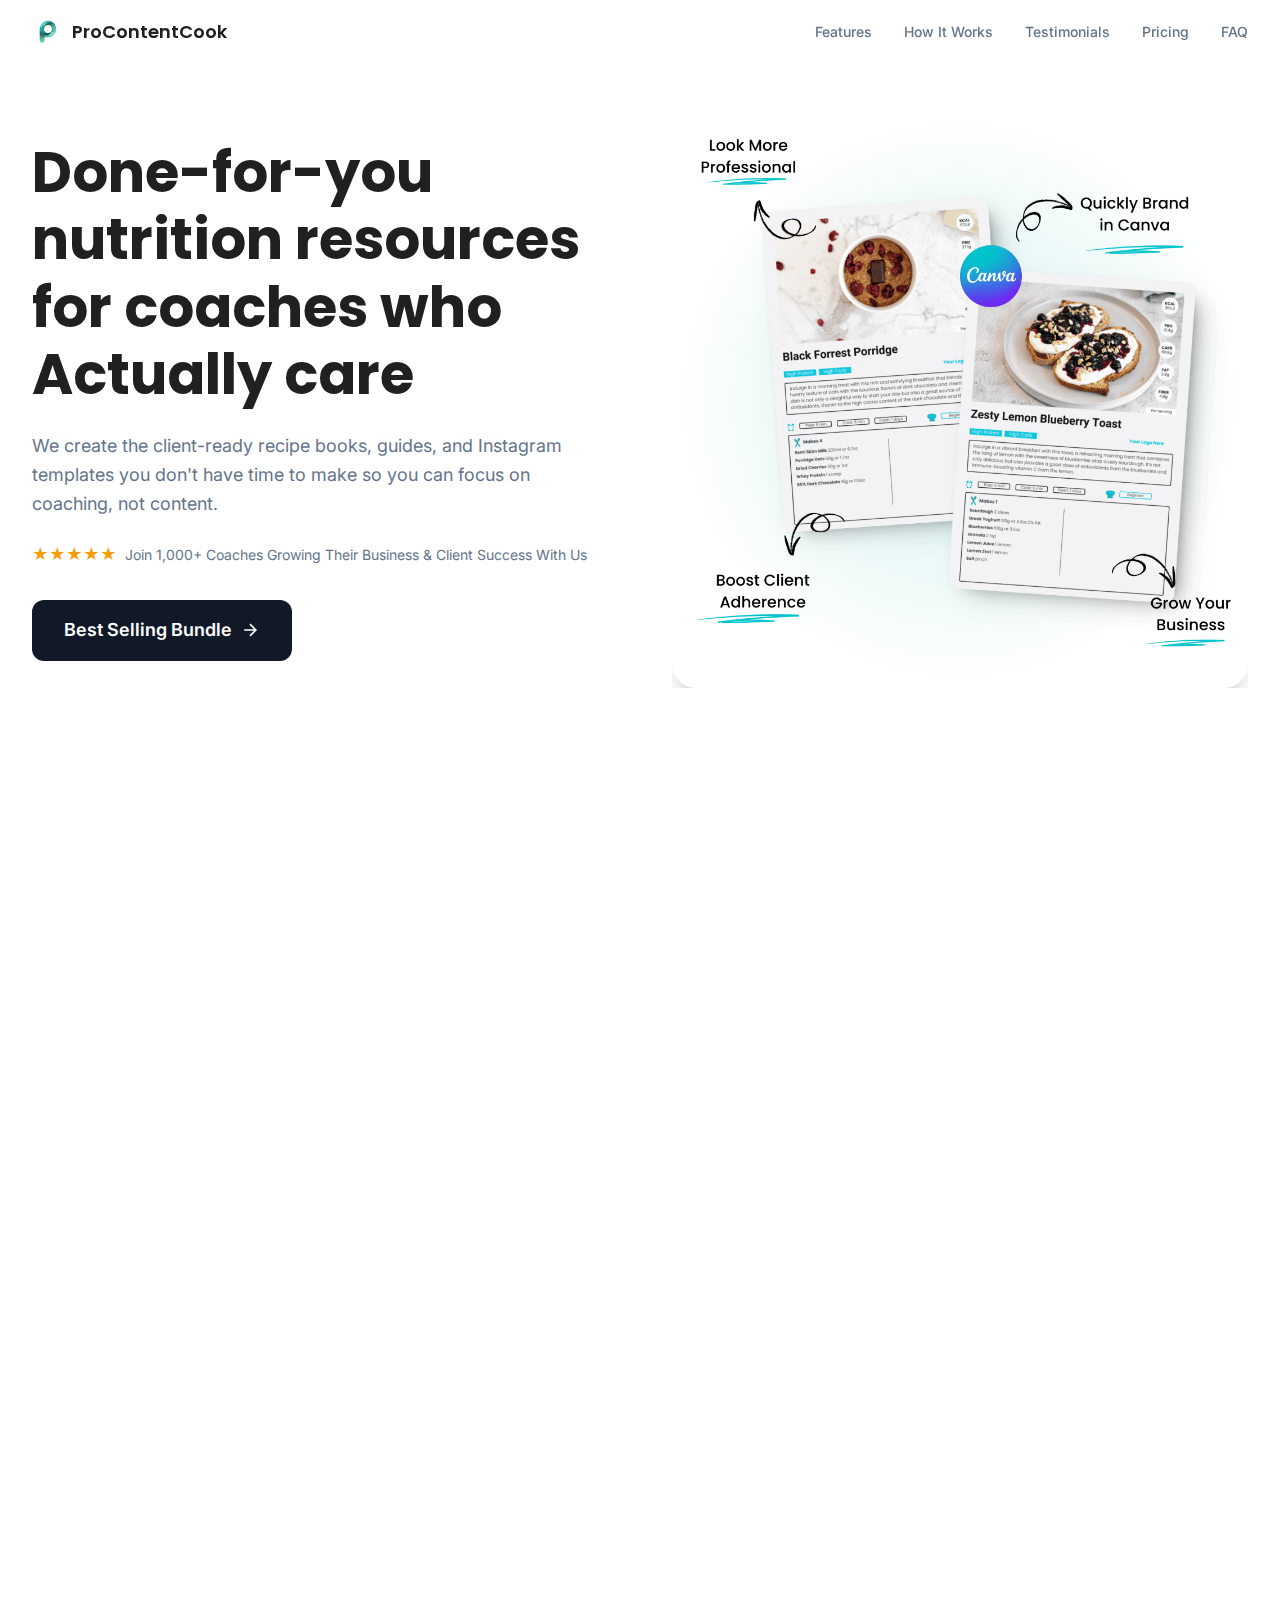
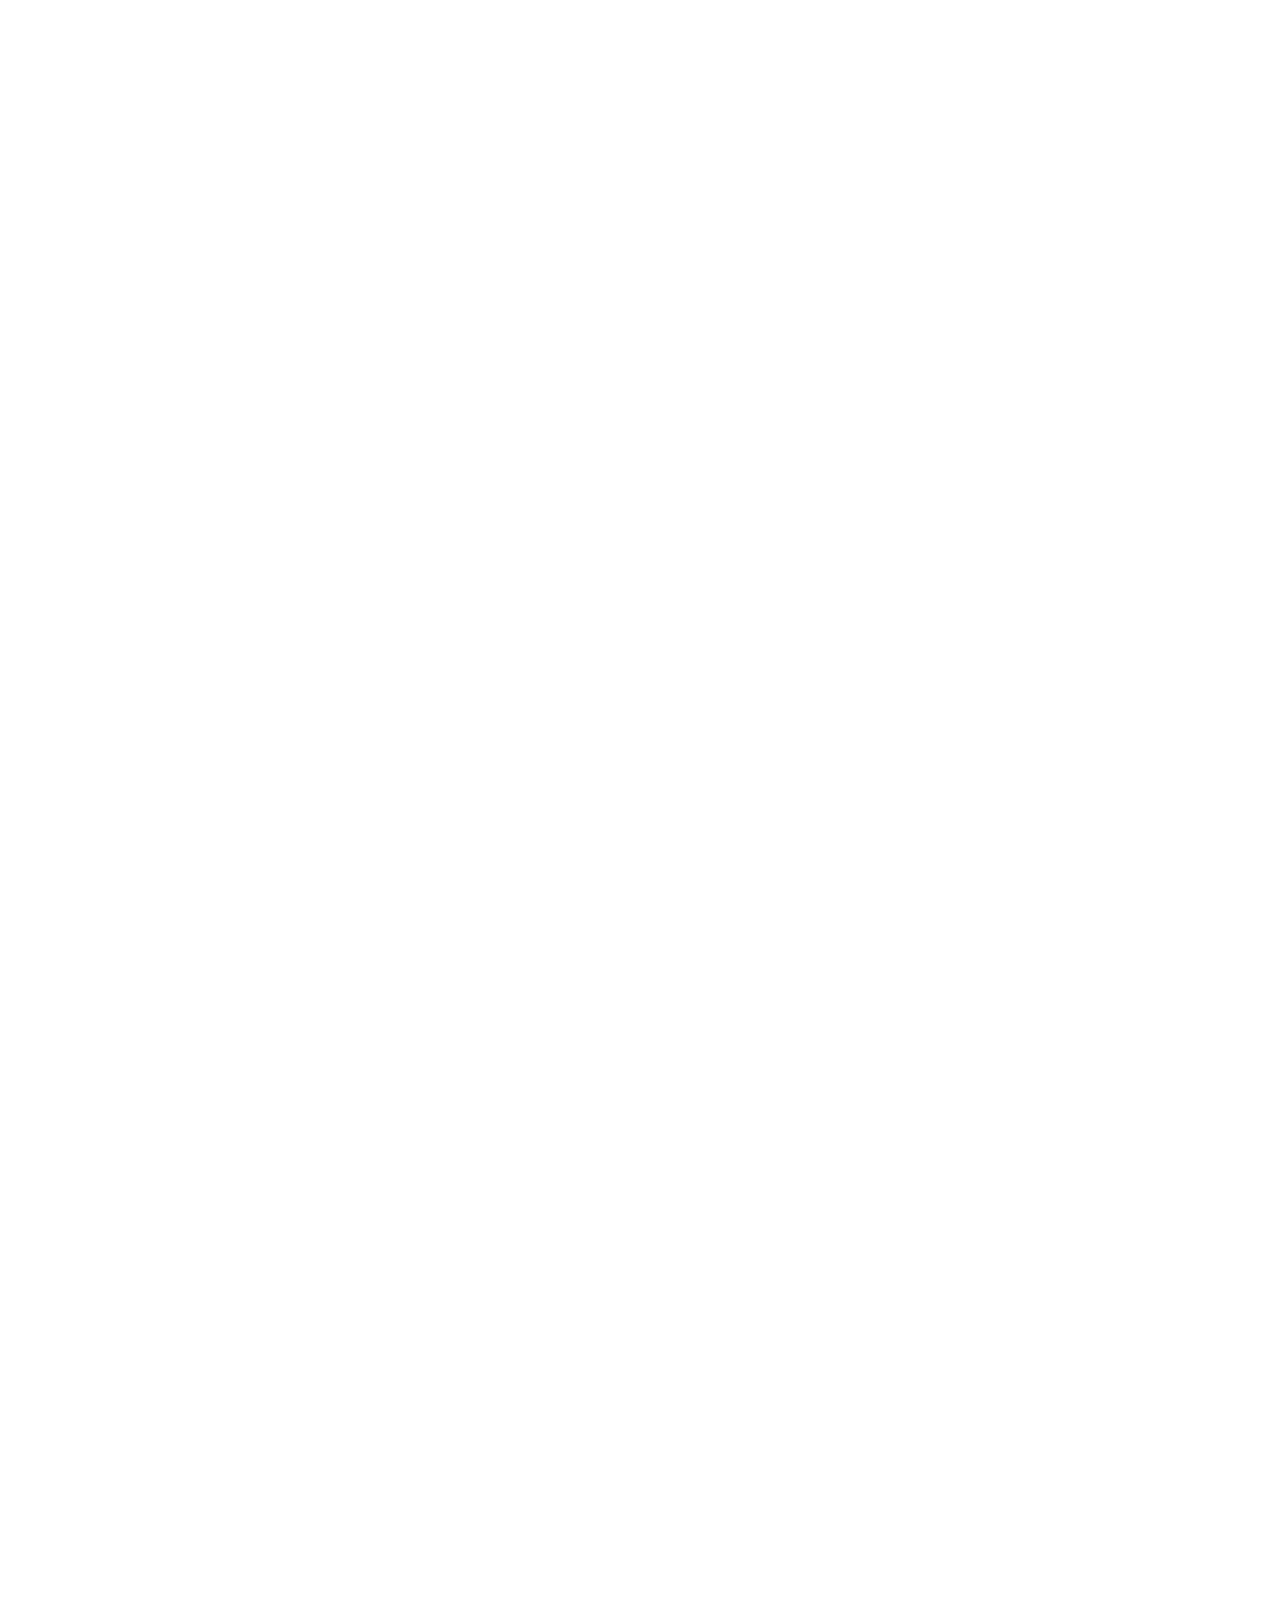
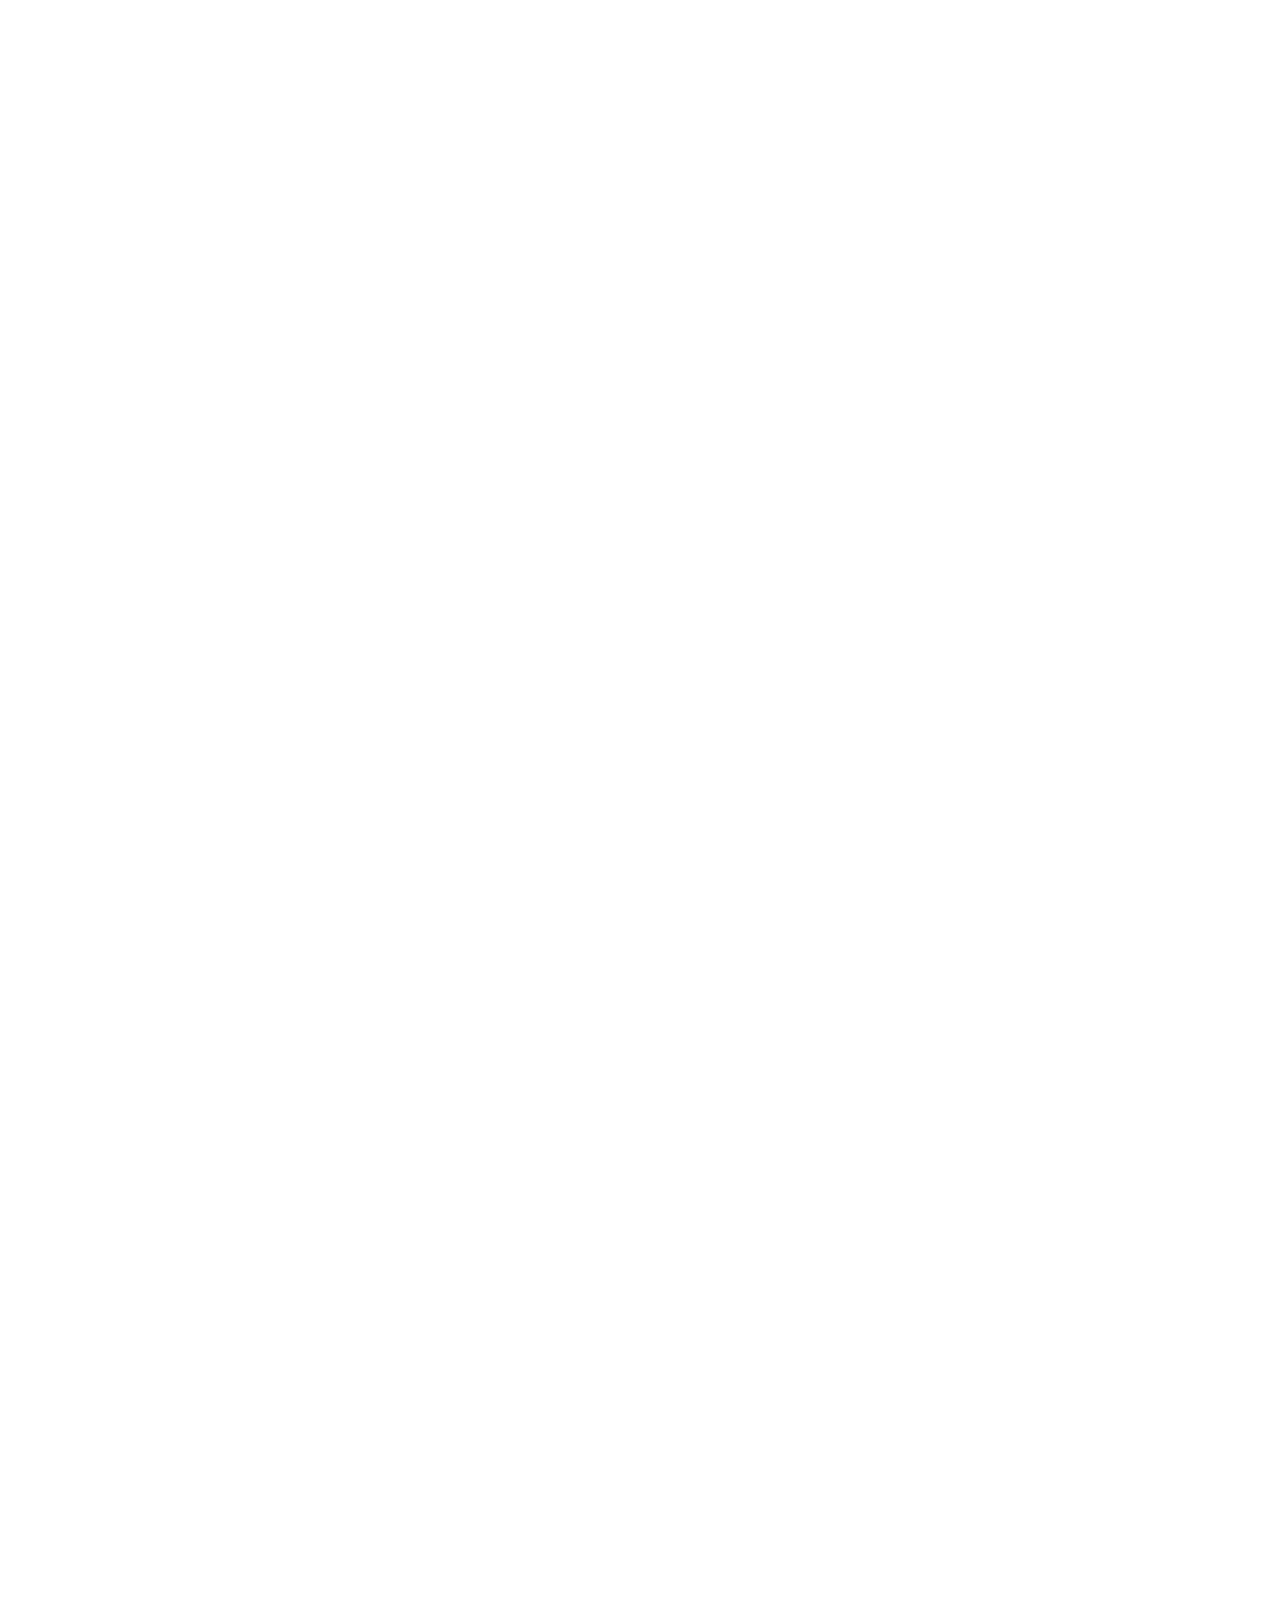
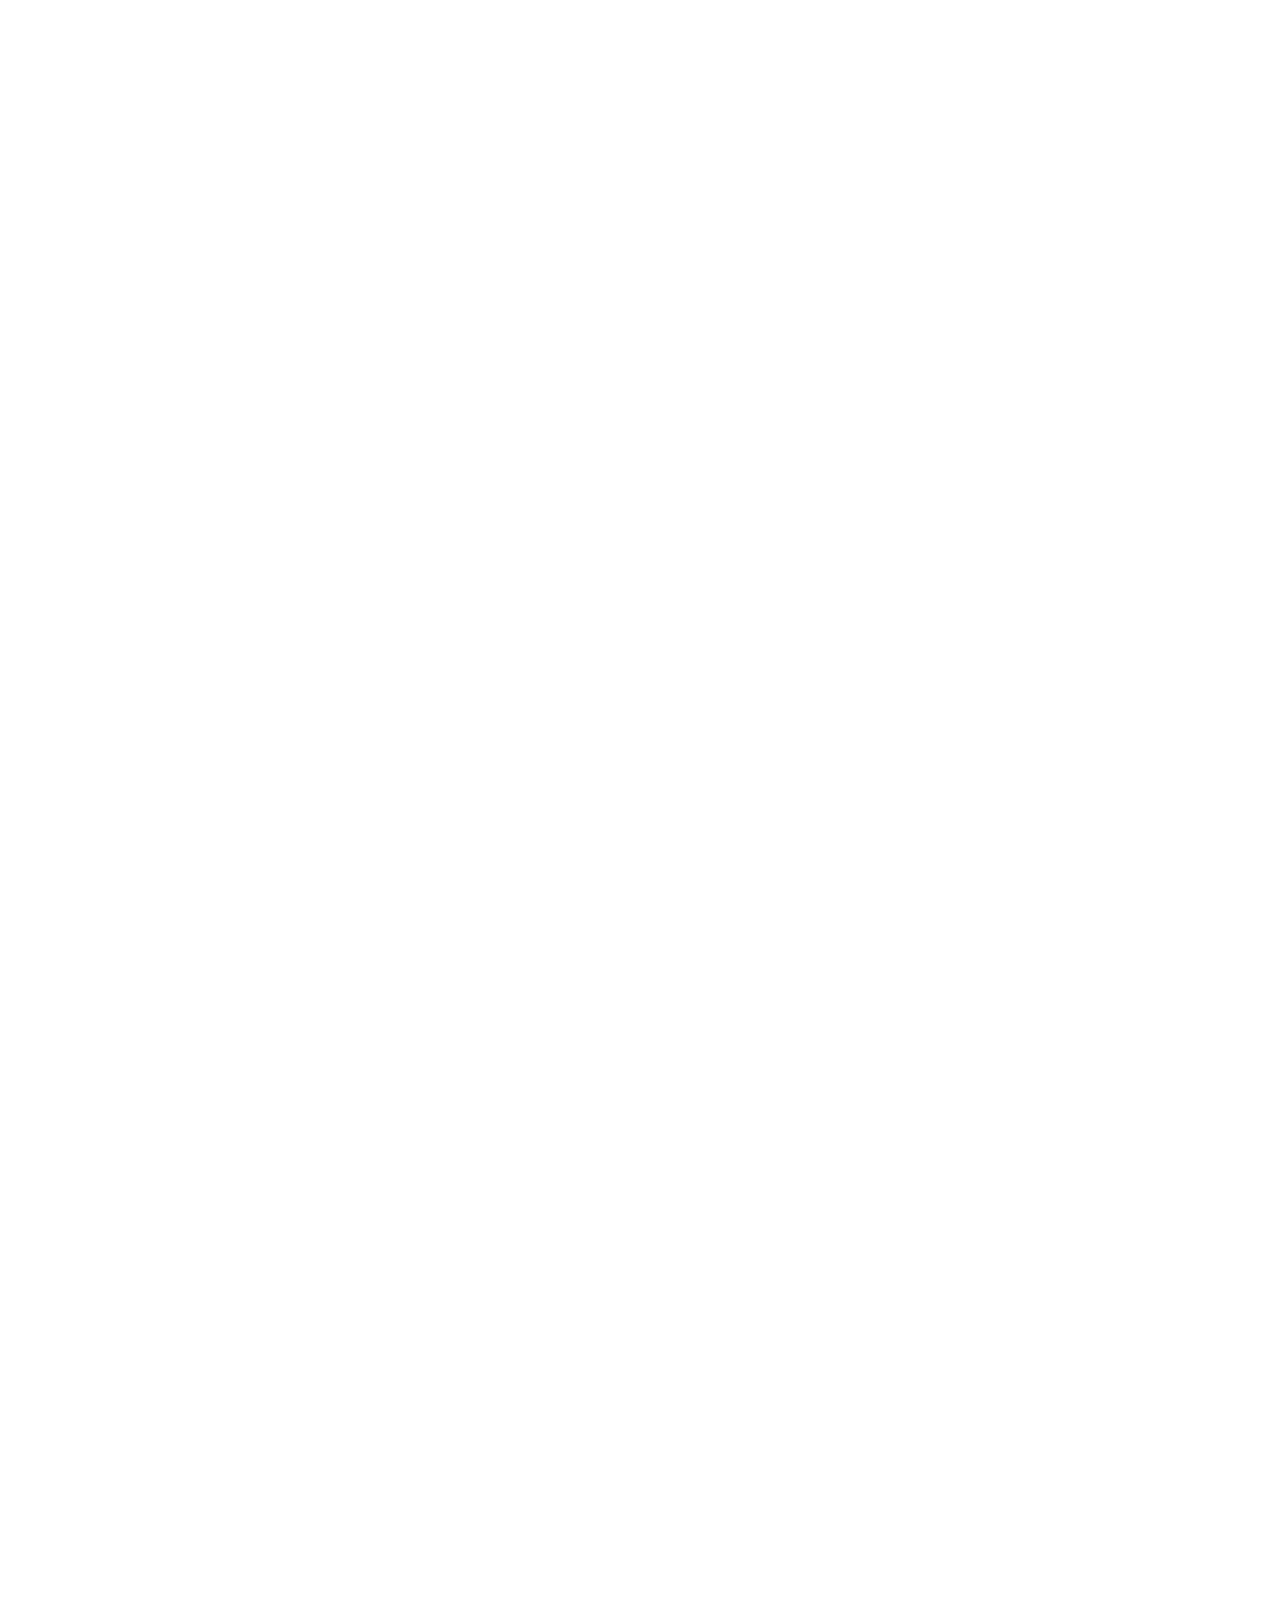
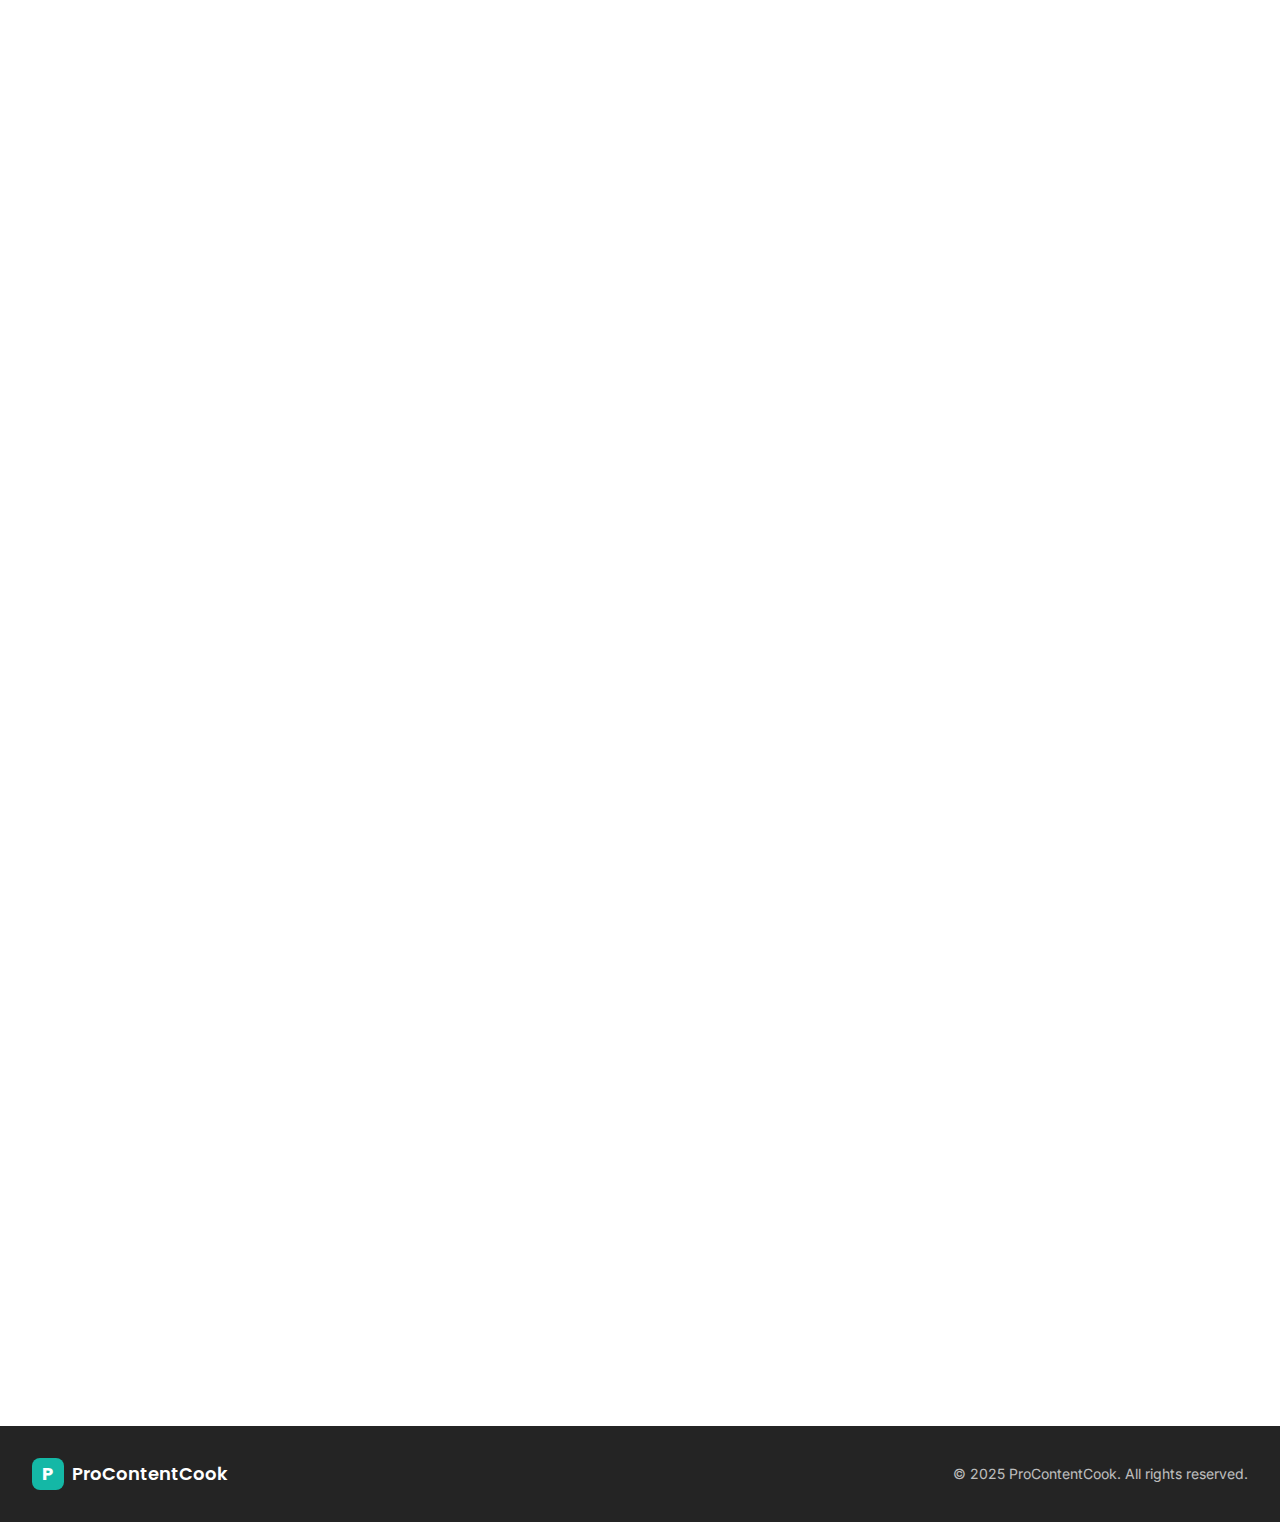
<file: index.html>
<!DOCTYPE html>
<html lang="en">

<head>
    <meta charset="UTF-8">
    <meta name="viewport" content="width=device-width, initial-scale=1.0">
    <title>ProContentCook - Done-For-You Nutrition Resources for Coaches</title>
    <meta name="description"
        content="Professional recipe books, e-guides, and nutrition resources for coaches. Fully customizable in Canva. Save hours of content creation.">
    <link rel="preconnect" href="https://fonts.googleapis.com">
    <link rel="preconnect" href="https://fonts.gstatic.com" crossorigin>
    <link
        href="https://fonts.googleapis.com/css2?family=Inter:wght@400;500;600;700&family=Poppins:wght@600;700&display=swap"
        rel="stylesheet">
    <link rel="stylesheet" href="styles.css">
</head>

<body>
    <!-- Header -->
    <header class="header" id="header">
        <div class="container header-content">
            <a href="#" class="logo">

                <img src="images/logoico.png" alt="Recipe book preview" class="logo-icon">
                <span class="logo-text">ProContentCook</span>
            </a>

            <nav class="nav-desktop">
                <a href="#features" class="nav-link">Features</a>
                <a href="#how-it-works" class="nav-link">How It Works</a>
                <a href="#testimonials" class="nav-link">Testimonials</a>
                <a href="#pricing" class="nav-link">Pricing</a>
                <a href="#faq" class="nav-link">FAQ</a>
            </nav>

            <button class="menu-toggle" id="menuToggle" aria-label="Toggle menu">
                <svg class="menu-icon" viewBox="0 0 24 24" fill="none" stroke="currentColor" stroke-width="2">
                    <line x1="3" y1="6" x2="21" y2="6"></line>
                    <line x1="3" y1="12" x2="21" y2="12"></line>
                    <line x1="3" y1="18" x2="21" y2="18"></line>
                </svg>
                <svg class="close-icon hidden" viewBox="0 0 24 24" fill="none" stroke="currentColor" stroke-width="2">
                    <line x1="18" y1="6" x2="6" y2="18"></line>
                    <line x1="6" y1="6" x2="18" y2="18"></line>
                </svg>
            </button>
        </div>

        <nav class="nav-mobile hidden" id="mobileNav">
            <a href="#features" class="nav-link-mobile">Features</a>
            <a href="#how-it-works" class="nav-link-mobile">How It Works</a>
            <a href="#testimonials" class="nav-link-mobile">Testimonials</a>
            <a href="#pricing" class="nav-link-mobile">Pricing</a>
            <a href="#faq" class="nav-link-mobile">FAQ</a>
        </nav>
    </header>

    <!-- Hero Section -->
    <section class="hero">
        <div class="container hero-grid">
            <div class="hero-content">
                <h1 class="hero-title">
                    Done-for-you nutrition
                    resources for coaches
                    who Actually care
                </h1>


                <p class="hero-description">
                    We create the client-ready recipe books, guides, and Instagram templates you don't have time to make
                    so you can focus on coaching, not content.
                </p>

                <div class="hero-proof">
                    <div class="stars">★★★★★</div>
                    <span class="proof-text">Join 1,000+ Coaches Growing Their Business & Client Success With Us</span>
                </div>

                <a href="#pricing" class="btn btn-primary btn-lg btn-highlight">
                    Best Selling Bundle
                    <svg class="btn-icon" viewBox="0 0 24 24" fill="none" stroke="currentColor" stroke-width="2">
                        <path d="M5 12h14M12 5l7 7-7 7" />
                    </svg>
                </a>
            </div>

            <div class="hero-image-wrapper">
                <div class="hero-image-glow"></div>
                <img src="images/hero-product.webp" alt="Recipe book preview" class="hero-image">
            </div>
        </div>
    </section>

    <!-- Client Benefits -->
    <section class="benefits" id="features">
        <div class="container">
            <div class="section-header">
                <h2 class="section-title">
                    Help Your Clients Eat Better Without Spending Hours in the Kitchen (or Canva)
                </h2>
                <p class="section-description">
                    Our Recipe Book Bundle gives your clients exactly what they need —
                    simple, delicious meals while saving you from content creation burnout.
                </p>
            </div>

            <div class="benefits-grid">
                <div class="benefits-cards">
                    <div class="benefit-card">
                        <div class="benefit-problem">
                            <span class="icon-x">✕</span>
                            <span>Spending hours writing and formatting recipes?</span>
                        </div>
                        <div class="benefit-solution">
                            <span class="icon-check">✓</span>
                            <span>With the Recipe Book Bundle, you get done-for-you, nutritionist-created recipes you
                                can brand and deliver instantly — no writing required.

                            </span>
                        </div>
                    </div>

                    <div class="benefit-card">
                        <div class="benefit-problem">
                            <span class="icon-x">✕</span>
                            <span>Clients asking for meal ideas you don’t have time to create?</span>
                        </div>
                        <div class="benefit-solution">
                            <span class="icon-check">✓</span>
                            <span>Hand them professional recipe books tailored to different goals, complete with clear
                                instructions and nutrition info all under your brand.</span>
                        </div>
                    </div>

                    <div class="benefit-card">
                        <div class="benefit-problem">
                            <span class="icon-x">✕</span>
                            <span> Struggling to keep clients engaged and on track?</span>
                        </div>
                        <div class="benefit-solution">
                            <span class="icon-check">✓</span>
                            <span>Give them recipe books that make healthy eating simple, enjoyable, and sustainable
                                boosting motivation, retention, and results.</span>
                        </div>
                    </div>
                </div>

                <div class="benefits-image">
                    <img src="images/recipe-card.webp" alt="Recipe card preview" class="hover-lift">
                </div>
            </div>
        </div>
    </section>

    <!-- Recipe Categories -->
    <section class="categories">
        <div class="container">
            <div class="section-header">
                <h2 class="section-title">What's Included in the Bundle?</h2>
                <p class="section-subtitle">600+ Recipes across professionally designed templates</p>
                <a href="#pricing" class="btn btn-primary btn-lg btn-highlight">Get Instant Access</a>

            </div>

            <div class="categories-grid">
                <div class="category-card">
                    <img src="images/recipe-breakfast.webp" alt="Breakfast Recipes" class="category-image">
                    <div class="category-content">
                        <h3 class="category-title">Breakfast Recipes</h3>
                        <p class="category-count">100+ recipes • 7 books</p>
                        <ul class="category-items">
                            <li>High-Protein Low-Carb V1</li>
                            <li>High-Protein Low-Carb V2</li>
                            <li>High-Protein Med-Carb V1</li>
                            <li class="more">+ more</li>
                        </ul>
                    </div>
                </div>

                <div class="category-card">
                    <img src="images/recipe-lunch.webp" alt="Lunch & Dinner Recipes" class="category-image">
                    <div class="category-content">
                        <h3 class="category-title">Lunch & Dinner Recipes</h3>
                        <p class="category-count">150+ recipes • 10 books</p>
                        <ul class="category-items">
                            <li>Family-friendly meals</li>
                            <li>30-minute dinners</li>
                            <li>Batch cooking recipes</li>
                            <li class="more">+ more</li>
                        </ul>
                    </div>
                </div>

                <div class="category-card">
                    <img src="images/recipe-airfryer.webp" alt="Air Fryer Recipes" class="category-image">
                    <div class="category-content">
                        <h3 class="category-title">Air Fryer Recipes</h3>
                        <p class="category-count">45 recipes • 2 books</p>
                        <ul class="category-items">
                            <li>Air Fryer Recipe Book V1</li>
                            <li>Air Fryer Recipe Book V2</li>
                        </ul>
                    </div>
                </div>

                <div class="category-card">
                    <img src="images/recipe-salad-new.webp" alt="Salad Recipes" class="category-image">
                    <div class="category-content">
                        <h3 class="category-title">Salad Recipes</h3>
                        <p class="category-count">47 recipes • 2 books</p>
                        <ul class="category-items">
                            <li>Salad Recipe Book V1</li>
                            <li>Salad Recipe Book V2</li>
                        </ul>
                    </div>
                </div>

                <div class="category-card">
                    <img src="images/recipe-smoothie.webp" alt="Smoothie Recipes" class="category-image">
                    <div class="category-content">
                        <h3 class="category-title">Smoothie Recipes</h3>
                        <p class="category-count">41 recipes • 2 book</p>
                        <ul class="category-items">
                            <li>Smoothie Recipe Book V1</li>
                            <li>Smoothie Recipe Book V2</li>
                        </ul>
                    </div>
                </div>


                <div class="category-card">
                    <img src="images/recipe-plant.webp" alt="Plant-Based Recipes" class="category-image">
                    <div class="category-content">
                        <h3 class="category-title">Plant-Based Recipes</h3>
                        <p class="category-count">64 recipes • 1 book</p>
                        <ul class="category-items">
                            <li>Vegan Recipe Book</li>
                        </ul>
                    </div>
                </div>

                <div class="category-card">
                    <img src="images/recipe-fake.webp" alt="Plant-Based Recipes" class="category-image">
                    <div class="category-content">
                        <h3 class="category-title">Fake-Away Recipes</h3>
                        <p class="category-count">33 recipes • 2 book</p>
                        <ul class="category-items">
                            <li>Fake-Away Recipe Book V1</li>
                            <li>Fake-Away Recipe Book V2</li>
                        </ul>
                    </div>
                </div>
                <div class="category-card">
                    <img src="images/recipe-main.webp" alt="Sides & Snacks" class="category-image">
                    <div class="category-content">
                        <h3 class="category-title">Sides & Snacks</h3>
                        <p class="category-count">94 recipes • 5 books</p>
                        <ul class="category-items">
                            <li>High-Protein Snacks</li>
                            <li>Grab & Go Snacks V1</li>
                            <li>Grab & Go Snacks V2</li>
                            <li class="more">+ more</li>
                        </ul>
                    </div>
                </div>
            </div>
        </div>
    </section>

    <!-- Recipe Features -->
    <section class="features-section">
        <div class="container">
            <div class="section-header">
                <h2 class="section-title">Recipe Cards Designed With Your Clients In Mind</h2>
                <p class="section-description">
                    Every recipe is crafted to make healthy eating simple and enjoyable for your clients.
                </p>
            </div>

            <div class="features-row">
                <div class="features-list">
                    <div class="feature-item">
                        <h3 class="feature-title">Feature 1: Macro Labels</h3>
                        <p class="feature-desc">Accurately displays calories, macronutrient amounts and fiber per
                            portion to give clients precise nutritional insights.</p>
                    </div>
                    <div class="feature-item">
                        <h3 class="feature-title">Feature 2: Carb Codes</h3>
                        <p class="feature-desc">Simple labels that help clients quickly understand the carbohydrate
                            content and choose meals suited to their energy needs.</p>
                    </div>
                    <div class="feature-item">
                        <h3 class="feature-title">Feature 3: Timings & Difficulties</h3>
                        <p class="feature-desc">Clear indicators of prep and cook times, meal difficulty, and how long
                            each meal stays fresh, making meal planning effortless.</p>
                    </div>
                </div>
                <div class="features-image">
                    <img src="images/recipe-card-feature.webp" alt="Recipe card features" class="hover-lift">
                </div>
            </div>

            <div class="features-row reverse">
                <div class="features-image">
                    <img src="images/recipe-feature-2.webp" alt="Recipe features" class="hover-lift">
                </div>
                <div class="features-list">
                    <div class="feature-item">
                        <h3 class="feature-title">Feature 4: Simple Instructions</h3>
                        <p class="feature-desc">Easy-to-follow, step-by-step guidance to ensure your clients can
                            confidently prepare each meal.</p>
                    </div>
                    <div class="feature-item">
                        <h3 class="feature-title">Feature 5: MFP Barcodes</h3>
                        <p class="feature-desc">MyFitnessPal barcodes included for effortless tracking and logging of
                            each recipe’s nutritional information.</p>
                    </div>
                    <div class="feature-item">
                        <h3 class="feature-title">Feature 6: Allergen Labels</h3>
                        <p class="feature-desc">Clearly marked allergen information, helping clients quickly identify
                            recipes that meet their dietary restrictions.</p>
                    </div>
                </div>
            </div>
        </div>
    </section>

    <!-- How It Works -->
    <section class="how-it-works" id="how-it-works">
        <div class="container">
            <div class="section-header">
                <h2 class="section-title">How It Works: From Download to Done</h2>
                <p class="section-description">Get started in minutes with our simple 3-step process.</p>
            </div>

            <div class="steps-grid">
                <div class="step-card">
                    <div class="step-number">1</div>
                    <h3 class="step-title">Access Your Purchase</h3>
                    <img src="images/step1-access.webp" alt="Access templates" class="step-image">
                </div>

                <div class="step-card">
                    <div class="step-number">2</div>
                    <h3 class="step-title">Add Your Branding</h3>
                    <img src="images/step2-branding.webp" alt="Customize in Canva" class="step-image">
                </div>

                <div class="step-card">
                    <div class="step-number">3</div>
                    <h3 class="step-title">Download & Share</h3>
                    <img src="images/step3-share.webp" alt="Share with clients" class="step-image">
                </div>
            </div>
        </div>
    </section>

    <!-- Testimonials -->
    <section class="testimonials" id="testimonials">
        <div class="container">
            <div class="section-header">
                <h2 class="section-title">Trusted by Professionals Worldwide</h2>
                <p class="section-description">See what other professionals are saying about our resources.</p>
            </div>

            <div class="testimonials-grid">
                <div class="testimonial-card">
                    <div class="testimonial-stars">★★★★★</div>
                    <p class="testimonial-text">
                        "These recipe books have been a game-changer for my coaching business.
                        My clients love them, and I've saved countless hours on content creation."
                    </p>
                    <div class="testimonial-author">
                        <div class="author-avatar">
                            <img src="images/sara.webp" alt="Sarah M.">
                        </div>
                        <div class="author-info">
                            <div class="author-name">Sarah M.</div>
                            <div class="author-role">Nutrition Coach</div>
                        </div>
                    </div>
                </div>

                <div class="testimonial-card">
                    <div class="testimonial-stars">★★★★★</div>
                    <p class="testimonial-text">
                        "I used to spend hours creating content. Now I just brand these templates and I'm done in
                        minutes. Game changer!"
                    </p>
                    <div class="testimonial-author">
                        <div class="author-avatar">
                            <img src="images/james.webp" alt="James K.">
                        </div>
                        <div class="author-info">
                            <div class="author-name">James K.</div>
                            <div class="author-role">Personal Trainer</div>
                        </div>
                    </div>
                </div>

                <div class="testimonial-card">
                    <div class="testimonial-stars">★★★★★</div>
                    <p class="testimonial-text">
                        "I was spending 10+ hours a week creating content. Now I just customize
                        these templates and focus on what I do best — coaching my clients."
                    </p>
                    <div class="testimonial-author">
                        <div class="author-avatar">
                            <img src="images/emily.webp" alt="Emily R.">
                        </div>
                        <div class="author-info">
                            <div class="author-name">Emily R.</div>
                            <div class="author-role">Health Coach</div>
                        </div>
                    </div>
                </div>
            </div>
        </div>
    </section>

    <!-- Pricing -->
    <section class="pricing" id="pricing">
        <div class="container">
            <div class="section-header">
                <h2 class="section-title">Join 1,000+ Coaches Who've Already Made the Switch</h2>
                <p class="section-description">Get everything you need to deliver amazing value to your clients.</p>
            </div>

            <div class="pricing-card">
                <div class="pricing-content">
                    <div class="pricing-image-wrapper">
                        <img src="images/bundle-preview.webp" alt="Complete Bundle" class="pricing-image">
                    </div>

                    <div class="pricing-details">
                        <span class="pricing-badge">SPECIAL OFFER</span>
                        <h3 class="pricing-title">Complete Recipe Book Bundle</h3>

                        <div class="pricing-price">
                            <span class="price-old">$97</span>
                            <span class="price-current">$29</span>
                        </div>

                        <ul class="pricing-features">
                            <li>
                                <span class="icon-check">✓</span>
                                600+ Professional Recipes
                            </li>
                            <li>
                                <span class="icon-check">✓</span>
                                31 Complete Recipe Books
                            </li>
                            <li>
                                <span class="icon-check">✓</span>
                                Fully Editable in Canva
                            </li>
                            <li>
                                <span class="icon-check">✓</span>

                                Nutritionist Developed
                            </li>
                            <li>
                                <span class="icon-check">✓</span>
                                Lifetime Access & Updates
                            </li>
                        </ul>

                        <a href="#pricing" class="btn btn-primary btn-lg btn-highlight">
                            <svg class="btn-icon" viewBox="0 0 24 24" fill="none" stroke="currentColor" stroke-width="2"
                                stroke-linecap="round" stroke-linejoin="round">
                                <circle cx="9" cy="21" r="1"></circle>
                                <circle cx="20" cy="21" r="1"></circle>
                                <path d="M1 1h4l2.68 13.39a2 2 0 0 0 2 1.61h9.72a2 2 0 0 0 2-1.61L23 6H6"></path>
                            </svg>
                            Unlock the bundle

                        </a>



                    </div>
                </div>
            </div>
        </div>
    </section>

    <!-- FAQ -->
    <section class="faq" id="faq">
        <div class="container">
            <div class="section-header">
                <h2 class="section-title">Frequently Asked Questions</h2>
                <p class="section-description">Everything you need to know about our recipe resources.</p>
            </div>

            <div class="faq-list">
                <div class="faq-item">
                    <button class="faq-question">
                        <span>Do I need Canva Pro to edit the templates?</span>
                        <svg class="faq-icon" viewBox="0 0 24 24" fill="none" stroke="currentColor" stroke-width="2">
                            <path d="M6 9l6 6 6-6" />
                        </svg>
                    </button>
                    <div class="faq-answer">
                        <p>No, you can edit all templates with the free version of Canva. Some premium elements may
                            require Canva Pro, but the core templates work perfectly with Canva Free.</p>
                    </div>
                </div>

                <div class="faq-item">
                    <button class="faq-question">
                        <span>Can I use these with my clients commercially?</span>
                        <svg class="faq-icon" viewBox="0 0 24 24" fill="none" stroke="currentColor" stroke-width="2">
                            <path d="M6 9l6 6 6-6" />
                        </svg>
                    </button>
                    <div class="faq-answer">
                        <p>Yes! The commercial license is included. You can brand these as your own and share them with
                            your clients, include them in your programs, or use them as lead magnets.</p>
                    </div>
                </div>

                <div class="faq-item">
                    <button class="faq-question">
                        <span>How do I access the templates after purchase?</span>
                        <svg class="faq-icon" viewBox="0 0 24 24" fill="none" stroke="currentColor" stroke-width="2">
                            <path d="M6 9l6 6 6-6" />
                        </svg>
                    </button>
                    <div class="faq-answer">
                        <p>After purchase, you'll receive an email with links to access all templates directly in Canva.
                            Just click the link and the template will be added to your Canva account.</p>
                    </div>
                </div>

                <div class="faq-item">
                    <button class="faq-question">
                        <span>Are the recipes suitable for different dietary needs?</span>
                        <svg class="faq-icon" viewBox="0 0 24 24" fill="none" stroke="currentColor" stroke-width="2">
                            <path d="M6 9l6 6 6-6" />
                        </svg>
                    </button>
                    <div class="faq-answer">
                        <p>Yes! Our recipes include options for various dietary preferences including gluten-free,
                            dairy-free, vegetarian, and more. Each recipe clearly labels allergens and dietary
                            information.</p>
                    </div>
                </div>

                <div class="faq-item">
                    <button class="faq-question">
                        <span>What if I'm not satisfied with the purchase?</span>
                        <svg class="faq-icon" viewBox="0 0 24 24" fill="none" stroke="currentColor" stroke-width="2">
                            <path d="M6 9l6 6 6-6" />
                        </svg>
                    </button>
                    <div class="faq-answer">
                        <p>We offer a 30-day money-back guarantee. If you're not completely satisfied with the
                            templates, just reach out and we'll provide a full refund, no questions asked.</p>
                    </div>
                </div>
            </div>
        </div>
    </section>

    <!-- Footer -->
    <footer class="footer">
        <div class="container footer-content">
            <div class="footer-brand">
                <div class="logo-icon">P</div>
                <span class="logo-text">ProContentCook</span>
            </div>
            <p class="footer-copyright">© 2025 ProContentCook. All rights reserved.</p>
        </div>
    </footer>

    <script src="script.js"></script>
</body>

</html>
</file>
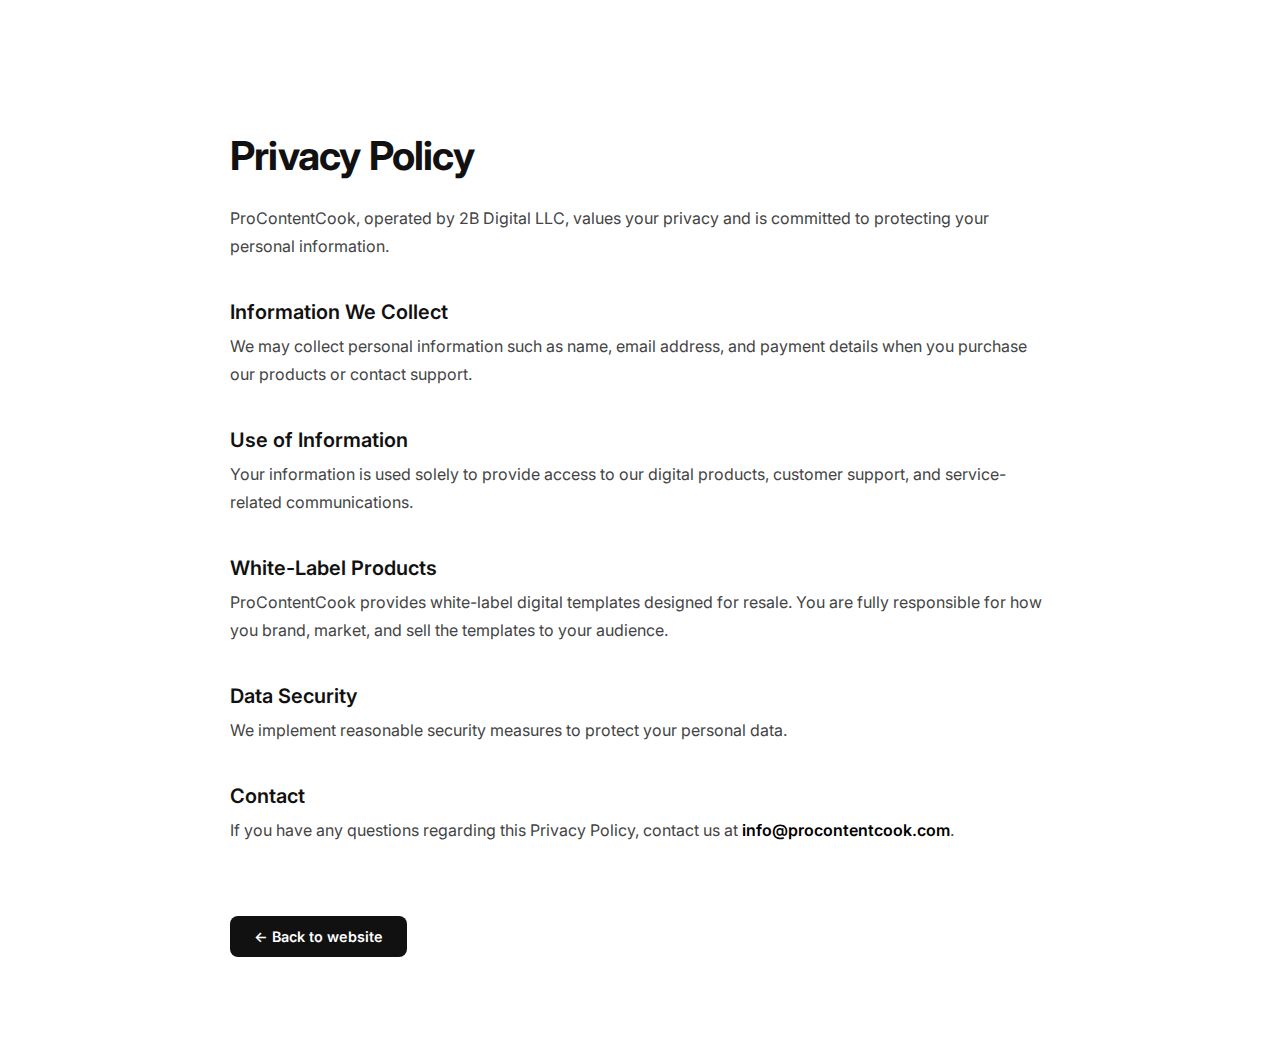
<file: privacy.html>
<!DOCTYPE html>
<html lang="en">
<head>
  <meta charset="UTF-8" />
  <title>Privacy Policy | ProContentCook</title>
  <meta name="viewport" content="width=device-width, initial-scale=1.0" />
  <link rel="stylesheet" href="css/pvtm.css">
  <link href="https://fonts.googleapis.com/css2?family=Inter:wght@400;500;600;700&display=swap" rel="stylesheet">
</head>
<body>

<section class="legal-page">
  <div class="container">
    <h1>Privacy Policy</h1>

    <p>
      ProContentCook, operated by 2B Digital LLC, values your privacy and is committed
      to protecting your personal information.
    </p>

    <h2>Information We Collect</h2>
    <p>
      We may collect personal information such as name, email address, and payment
      details when you purchase our products or contact support.
    </p>

    <h2>Use of Information</h2>
    <p>
      Your information is used solely to provide access to our digital products,
      customer support, and service-related communications.
    </p>

    <h2>White-Label Products</h2>
    <p>
      ProContentCook provides white-label digital templates designed for resale.
      You are fully responsible for how you brand, market, and sell the templates
      to your audience.
    </p>

    <h2>Data Security</h2>
    <p>
      We implement reasonable security measures to protect your personal data.
    </p>

    <h2>Contact</h2>
    <p>
      If you have any questions regarding this Privacy Policy, contact us at
      <strong>info@procontentcook.com</strong>.
    </p>

    <a href="/index.html" class="legal-back">← Back to website</a>
  </div>
</section>

</body>
</html>
</file>
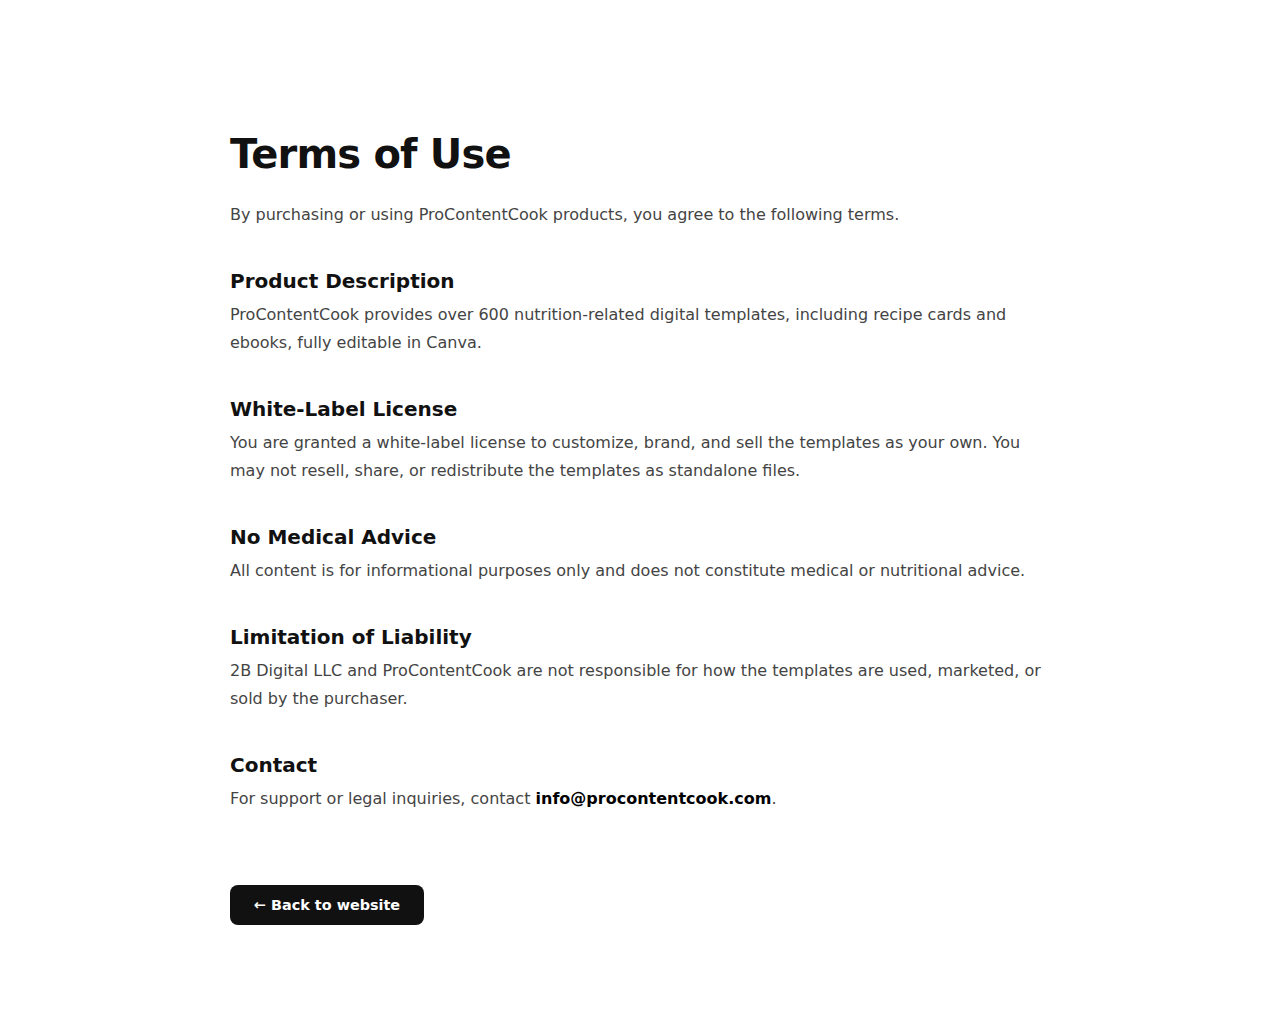
<file: terms.html>
<!DOCTYPE html>
<html lang="en">
<head>
  <meta charset="UTF-8" />
  <title>Terms of Use | ProContentCook</title>
  <meta name="viewport" content="width=device-width, initial-scale=1.0" />
  <link rel="stylesheet" href="css/pvtm.css">
</head>
<body>

<section class="legal-page">
  <div class="container">
    <h1>Terms of Use</h1>

    <p>
      By purchasing or using ProContentCook products, you agree to the following terms.
    </p>

    <h2>Product Description</h2>
    <p>
      ProContentCook provides over 600 nutrition-related digital templates,
      including recipe cards and ebooks, fully editable in Canva.
    </p>

    <h2>White-Label License</h2>
    <p>
      You are granted a white-label license to customize, brand, and sell the templates
      as your own. You may not resell, share, or redistribute the templates as standalone files.
    </p>

    <h2>No Medical Advice</h2>
    <p>
      All content is for informational purposes only and does not constitute
      medical or nutritional advice.
    </p>

    <h2>Limitation of Liability</h2>
    <p>
      2B Digital LLC and ProContentCook are not responsible for how the templates
      are used, marketed, or sold by the purchaser.
    </p>

    <h2>Contact</h2>
    <p>
      For support or legal inquiries, contact
      <strong>info@procontentcook.com</strong>.
    </p>

    <a href="/index.html" class="legal-back">← Back to website</a>
  </div>
</section>

</body>
</html>
</file>
<file: styles.css>
/* ============================================
   ProContentCook - Standalone CSS
   ============================================ */

/* CSS Variables */
:root {
    --primary: #14b8a6;
    
    --primary-dark: #0d9488;
    --primary-light: #5eead4;
    --gold: #f59e0b;
    --dark: #242424;
    --dark-light: #000000;
    --cream: #ffffff;
    --cream-dark: #ffffff;
    --background: #fffffff8;
    --foreground: #202020;
    --muted: #f1f5f9;
    --muted-foreground: #64748b;
    --border: #ffffff;
    --shadow-sm: 0 1px 2px 0 rgba(0, 0, 0, 0.05);
    --shadow: 0 1px 3px 0 rgba(0, 0, 0, 0.1), 0 1px 2px -1px rgba(0, 0, 0, 0.1);
    --shadow-md: 0 4px 6px -1px rgba(0, 0, 0, 0.1), 0 2px 4px -2px rgba(0, 0, 0, 0.1);
    --shadow-lg: 0 10px 15px -3px rgba(0, 0, 0, 0.1), 0 4px 6px -4px rgba(0, 0, 0, 0.1);
    --shadow-xl: 0 20px 25px -5px rgba(0, 0, 0, 0.1), 0 8px 10px -6px rgba(0, 0, 0, 0.1);
    --radius: 0.75rem;
    --radius-lg: 1rem;
    --radius-xl: 1.5rem;
}

/* Reset */
*, *::before, *::after {
    box-sizing: border-box;
    margin: 0;
    padding: 0;
}

html {
    scroll-behavior: smooth;
}

body {
    font-family: 'Inter', -apple-system, BlinkMacSystemFont, sans-serif;
    background-color: var(--background);
    color: var(--foreground);
    line-height: 1.6;
    -webkit-font-smoothing: antialiased;
}

img {
    max-width: 100%;
    height: auto;
    display: block;
}

a {
    text-decoration: none;
    color: inherit;
}

ul {
    list-style: none;
}

/* Container */
.container {
    width: 100%;
    max-width: 1280px;
    margin: 0 auto;
    padding: 0 1rem;
}

@media (min-width: 640px) {
    .container {
        padding: 0 1.5rem;
    }
}

@media (min-width: 1024px) {
    .container {
        padding: 0 2rem;
    }
}

/* Typography */
h1, h2, h3, h4, h5, h6 {
    font-family: 'Poppins', sans-serif;
    font-weight: 700;
    line-height: 1.2;
}

.text-primary {
    color: var(--primary);
}

/* Buttons */
.btn {
    display: inline-flex;
    align-items: center;
    justify-content: center;
    gap: 0.5rem;
    padding: 0.75rem 1.5rem;
    font-size: 1rem;
    font-weight: 600;
    border-radius: var(--radius);
    border: none;
    cursor: pointer;
    transition: all 0.2s ease;
}

.btn-primary {
    background-color: var(--primary);
    color: white;
}

.btn-primary:hover {
    background-color: var(--primary-dark);
    transform: translateY(-2px);
    box-shadow: var(--shadow-lg);
}

.btn-lg {
    padding: 1rem 2rem;
    font-size: 1.125rem;
}

.btn-full {
    width: 100%;
}

.btn-icon {
    width: 1.25rem;
    height: 1.25rem;
}

.btn-highlight {
    background-color: #111827;
}

.btn-highlight:hover {
    background-color: #000;
}


/* Utilities */
.hidden {
    display: none !important;
}

.hover-lift {
    transition: transform 0.3s ease, box-shadow 0.3s ease;
}

.hover-lift:hover {
    transform: translateY(-8px);
    box-shadow: var(--shadow-xl);
}

/* ============================================
   Header
   ============================================ */
.header {
    position: fixed;
    top: 0;
    left: 0;
    right: 0;
    z-index: 1000;
    background: rgba(255, 255, 255, 0.95);
    backdrop-filter: blur(10px);
    border-bottom: 1px solid var(--border);
}

.header-content {
    display: flex;
    align-items: center;
    justify-content: space-between;
    height: 4rem;
}

.logo {
    display: flex;
    align-items: center;
    gap: 0.5rem;
}

.logo-icon {
    width: 2rem;
    height: 2rem;
    border-radius: 0.5rem;
    display: flex;
    align-items: center;
    justify-content: center;
    font-family: 'Poppins', sans-serif;
    font-weight: 700;
    font-size: 1.125rem;
}

.logo-text {
    font-family: 'Poppins', sans-serif;
    font-weight: 600;
    font-size: 1.125rem;
    color: var(--foreground);
}

.nav-desktop {
    display: none;
    align-items: center;
    gap: 2rem;
}

@media (min-width: 768px) {
    .nav-desktop {
        display: flex;
    }
}

.nav-link {
    font-size: 0.875rem;
    font-weight: 500;
    color: var(--muted-foreground);
    transition: color 0.2s ease;
}

.nav-link:hover {
    color: var(--primary);
}

.menu-toggle {
    display: flex;
    align-items: center;
    justify-content: center;
    width: 2.5rem;
    height: 2.5rem;
    background: transparent;
    border: none;
    cursor: pointer;
    color: var(--foreground);
}

@media (min-width: 768px) {
    .menu-toggle {
        display: none;
    }
}

.menu-icon, .close-icon {
    width: 1.5rem;
    height: 1.5rem;
}



/* ============================================
   Hero Section
   ============================================ */
.hero {
    padding: 1rem 0 1rem;
    background: linear-gradient(135deg, var(--cream) 0%, var(--cream-dark) 100%);
}

@media (min-width: 768px) {
    .hero {
        padding: 3rem 0 5rem;
    }
}

.hero-grid {
    display: grid;
    gap: 3rem;
    align-items: center;
}

@media (min-width: 1024px) {
    .hero-grid {
        grid-template-columns: 1fr 1fr;
        gap: 4rem;
    }
}

.hero-content {
    text-align: center;
}

@media (min-width: 1024px) {
    .hero-content {
        text-align: left;
    }
}

.hero-badge {
    display: inline-flex;
    align-items: center;
    gap: 0.5rem;
    background: white;
    padding: 0.5rem 1rem;
    border-radius: 9999px;
    margin-bottom: 1.5rem;
    box-shadow: var(--shadow);
}

.badge-stars {
    color: var(--gold);
    font-size: 0.875rem;
}

.badge-text {
    font-size: 0.875rem;
    font-weight: 500;
    color: var(--foreground);
}

.hero-title {
    font-size: 2.25rem;
    margin-bottom: 1.5rem;
    color: var(--foreground);
}

@media (min-width: 768px) {
    .hero-title {
        font-size: 3rem;
    }
}

@media (min-width: 1024px) {
    .hero-title {
        font-size: 3.5rem;
    }
}

.hero-description {
    font-size: 1.125rem;
    color: var(--muted-foreground);
    margin-bottom: 1.5rem;
    max-width: 540px;
}

@media (min-width: 1024px) {
    .hero-description {
        margin-left: 0;
        margin-right: auto;
    }
}

.hero-proof {
    display: flex;
    align-items: center;
    justify-content: center;
    gap: 0.5rem;
    margin-bottom: 2rem;
}

@media (min-width: 1024px) {
    .hero-proof {
        justify-content: flex-start;
    }
}

.stars {
    color: var(--gold);
    font-size: 1rem;
}

.proof-text {
    font-size: 0.875rem;
    color: var(--muted-foreground);
}

.hero-image-wrapper {
    position: relative;
    display: flex;
    justify-content: center;
}

.hero-image-glow {
    position: absolute;
    inset: 0;
    background: radial-gradient(circle, rgba(20, 184, 166, 0.2) 0%, transparent 70%);
    z-index: 0;
}

.hero-image {
    position: relative;
    z-index: 1;
    border-radius: var(--radius-xl);
    box-shadow: var(--shadow-xl);
    animation: float 6s ease-in-out infinite;
}

@keyframes float {
    0%, 100% { transform: translateY(0); }
    50% { transform: translateY(-10px); }
}

/* ============================================
   Section Common Styles
   ============================================ */
section {
    padding: 4rem 0;
}

@media (min-width: 768px) {
    section {
        padding: 5rem 0;
    }
}

.section-header {
    text-align: center;
    margin-bottom: 3rem;
}

.section-title {
    font-size: 1.875rem;
    margin-bottom: 1rem;
    color: var(--foreground);
}

@media (min-width: 768px) {
    .section-title {
        font-size: 2.5rem;
    }
}

.section-subtitle {
    font-size: 1.25rem;
    color: var(--muted-foreground);
    margin-bottom: 1.5rem;
}

.section-description {
    font-size: 1.125rem;
    color: var(--muted-foreground);
    max-width: 700px;
    margin: 0 auto;
}

/* ============================================
   Benefits Section
   ============================================ */
.benefits {
    background: var(--background);
}

.benefits-grid {
    display: grid;
    gap: 3rem;
    align-items: center;
}

@media (min-width: 1024px) {
    .benefits-grid {
        grid-template-columns: 1fr 1fr;
    }
}

.benefits-cards {
    display: flex;
    flex-direction: column;
    gap: 1.5rem;
}

.benefit-card {
    background: white;
    border: 1px solid var(--border);
    border-radius: var(--radius-lg);
    padding: 1.5rem;
    box-shadow: var(--shadow);
}

.benefit-problem, .benefit-solution {
    display: flex;
    align-items: center;
    gap: 0.75rem;
    padding: 0.5rem 0;
}

.benefit-problem {
    color: var(--muted-foreground);
    text-decoration: line-through;
    opacity: 0.7;
}

.benefit-solution {
    color: var(--foreground);
    font-weight: 500;
}

.icon-x {
    display: flex;
    align-items: center;
    justify-content: center;
    width: 1.5rem;
    height: 1.5rem;
    background: #fee2e2;
    color: #ef4444;
    border-radius: 9999px;
    font-size: 0.75rem;
    font-weight: 700;
    flex-shrink: 0;
}

.icon-check {
    display: flex;
    align-items: center;
    justify-content: center;
    width: 1.5rem;
    height: 1.5rem;
    background: #d1fae5;
    color: #10b981;
    border-radius: 9999px;
    font-size: 0.75rem;
    font-weight: 700;
    flex-shrink: 0;
}

.benefits-image img {
    border-radius: var(--radius-xl);
    box-shadow: var(--shadow-lg);
}

/* ============================================
   Categories Section
   ============================================ */
.categories {
    background: var(--cream);
}

.categories-grid {
    display: grid;
    gap: 1.5rem;
}

@media (min-width: 640px) {
    .categories-grid {
        grid-template-columns: repeat(2, 1fr);
    }
}

@media (min-width: 1024px) {
    .categories-grid {
        grid-template-columns: repeat(3, 1fr);
    }
}

.category-card {
    background: white;
    border-radius: var(--radius-lg);
    overflow: hidden;
    box-shadow: var(--shadow);
    transition: transform 0.3s ease, box-shadow 0.3s ease;
}

.category-card:hover {
    transform: translateY(-4px);
    box-shadow: var(--shadow-lg);
}

.category-image {
    width: 100%;
    height: 200px;
    object-fit: cover;
}

.category-content {
    padding: 1.5rem;
}

.category-title {
    font-size: 1.25rem;
    margin-bottom: 0.5rem;
    color: var(--foreground);
}

.category-count {
    font-size: 0.875rem;
    color: var(--primary);
    font-weight: 500;
    margin-bottom: 1rem;
}

.category-items {
    font-size: 0.875rem;
    color: var(--muted-foreground);
}

.category-items li {
    padding: 0.25rem 0;
}

.category-items li::before {
    content: "•";
    color: var(--primary);
    margin-right: 0.5rem;
}

.category-items .more {
    color: var(--primary);
    font-weight: 500;
}

.category-items .more::before {
    display: none;
}

/* ============================================
   Features Section
   ============================================ */
.features-section {
    background: var(--background);
}

.features-row {
    display: grid;
    gap: 3rem;
    align-items: center;
    margin-bottom: 4rem;
}

@media (min-width: 1024px) {
    .features-row {
        grid-template-columns: 1fr 1fr;
    }
}

.features-row.reverse {
    direction: ltr;
}

@media (min-width: 1024px) {
    .features-row.reverse {
        direction: rtl;
    }
    
    .features-row.reverse > * {
        direction: ltr;
    }
}

.features-list {
    display: flex;
    flex-direction: column;
    gap: 2rem;
}

.feature-item {
    padding-left: 1rem;
    border-left: 3px solid var(--primary);
}

.feature-title {
    font-size: 1.25rem;
    margin-bottom: 0.5rem;
    color: var(--foreground);
}

.feature-desc {
    font-size: 1rem;
    color: var(--muted-foreground);
}

.features-image img {
    border-radius: var(--radius-xl);
    box-shadow: var(--shadow-lg);
}

/* ============================================
   How It Works Section
   ============================================ */
.how-it-works {
    background: var(--cream);
}

.steps-grid {
    display: grid;
    gap: 2rem;
}

@media (min-width: 768px) {
    .steps-grid {
        grid-template-columns: repeat(3, 1fr);
    }
}

.step-card {
    text-align: center;
}

.step-number {
    display: inline-flex;
    align-items: center;
    justify-content: center;
    width: 3rem;
    height: 3rem;
    background: var(--primary);
    color: white;
    border-radius: 9999px;
    font-family: 'Poppins', sans-serif;
    font-size: 1.25rem;
    font-weight: 700;
    margin-bottom: 1rem;
}

.step-title {
    font-size: 1.25rem;
    margin-bottom: 1rem;
    color: var(--foreground);
}

.step-image {
    border-radius: var(--radius-lg);
    box-shadow: var(--shadow-lg);
}

/* ============================================
   Testimonials Section
   ============================================ */
.testimonials {
    background: var(--background);

}



.testimonials-grid {
    display: grid;
    gap: 2rem;
}

@media (min-width: 768px) {
    .testimonials-grid {
        grid-template-columns: repeat(3, 1fr);
    }
}

.testimonial-card {
    background: white;
    border: 1px solid var(--border);
    border-radius: var(--radius-lg);
    padding: 2rem;
    box-shadow: var(--shadow);
}

.testimonial-stars {
    color: var(--gold);
    font-size: 1rem;
    margin-bottom: 1rem;
}

.testimonial-text {
    font-size: 1rem;
    color: var(--foreground);
    line-height: 1.7;
    margin-bottom: 1.5rem;
}

.testimonial-author {
    display: flex;
    align-items: center;
    gap: 0.75rem;
}

.author-avatar {
    width: 2.5rem;
    height: 2.5rem;
    border-radius: 9999px;
    overflow: hidden;
    flex-shrink: 0;
    background: var(--muted);
}

.author-avatar img {
    width: 100%;
    height: 100%;
    object-fit: cover;
    display: block;
}

.author-name {
    font-weight: 600;
    color: var(--foreground);
}

.author-role {
    font-size: 0.875rem;
    color: var(--muted-foreground);
}

/* ============================================
   Pricing Section
   ============================================ */
.pricing {
    background: #ffffff

}

.pricing .section-title,
.pricing .section-description {
    color: rgb(0, 0, 0);
}

.pricing .section-description {
    opacity: 0.9;
}

.pricing-card {
    background: white;
    border-radius: var(--radius-xl);
    overflow: hidden;
    max-width: 900px;
    margin: 0 auto;
    box-shadow: var(--shadow-xl);
}

.pricing-content {
    display: grid;
    gap: 2rem;
}

@media (min-width: 768px) {
    .pricing-content {
        grid-template-columns: 1fr 1fr;
    }
}

.pricing-image-wrapper {
    background: var(--cream);
    padding: 2rem;
    display: flex;
    align-items: center;
    justify-content: center;
}

.pricing-image {
    max-height: 400px;
    object-fit: contain;
}

.pricing-details {
    padding: 2rem;
    color: var(--foreground);
}

.pricing-badge {
    display: inline-block;
    background: var(--primary);
    color: white;
    padding: 0.25rem 0.75rem;
    border-radius: 9999px;
    font-size: 0.75rem;
    font-weight: 600;
    margin-bottom: 1rem;
}

.pricing-title {
    font-size: 1.5rem;
    margin-bottom: 1rem;
    color: var(--foreground);
}

.pricing-price {
    display: flex;
    align-items: baseline;
    gap: 1rem;
    margin-bottom: 1.5rem;
}

.price-old {
    font-size: 1.5rem;
    color: var(--muted-foreground);
    text-decoration: line-through;
}

.price-current {
    font-size: 3rem;
    font-weight: 700;
    color: var(--primary);
    font-family: 'Poppins', sans-serif;
}

.pricing-features {
    margin-bottom: 2rem;
}

.pricing-features li {
    display: flex;
    align-items: center;
    gap: 0.75rem;
    padding: 0.5rem 0;
    font-size: 1rem;
}

.pricing-guarantee {
    text-align: center;
    font-size: 0.875rem;
    color: var(--muted-foreground);
    margin-top: 1rem;
}

/* ============================================
   FAQ Section
   ============================================ */
.faq {
    background: var(--background);
}

.faq-list {
    max-width: 800px;
    margin: 0 auto;
}

.faq-item {
    border-bottom: 1px solid var(--border);
}

.faq-question {
    width: 100%;
    display: flex;
    align-items: center;
    justify-content: space-between;
    padding: 1.5rem 0;
    background: transparent;
    border: none;
    cursor: pointer;
    text-align: left;
    font-size: 1.125rem;
    font-weight: 500;
    color: var(--foreground);
    transition: color 0.2s ease;
}

.faq-question:hover {
    color: var(--primary);
}

.faq-icon {
    width: 1.25rem;
    height: 1.25rem;
    flex-shrink: 0;
    transition: transform 0.3s ease;
}

.faq-item.active .faq-icon {
    transform: rotate(180deg);
}

.faq-answer {
    max-height: 0;
    overflow: hidden;
    transition: max-height 0.3s ease, padding 0.3s ease;
}

.faq-item.active .faq-answer {
    max-height: 500px;
    padding-bottom: 1.5rem;
}

.faq-answer p {
    color: var(--muted-foreground);
    line-height: 1.7;
}

/* ============================================
   Footer
   ============================================ */
.footer {
    background: var(--dark);
    color: white;
    padding: 2rem 0;
}

.footer-content {
    display: flex;
    flex-direction: column;
    align-items: center;
    justify-content: space-between;
    gap: 1rem;
}

@media (min-width: 768px) {
    .footer-content {
        flex-direction: row;
    }
}

.footer-brand {
    display: flex;
    align-items: center;
    gap: 0.5rem;
}

.footer-brand .logo-icon {
    background: var(--primary);
}

.footer-brand .logo-text {
    color: white;
}

.footer-copyright {
    font-size: 0.875rem;
    opacity: 0.7;
}

/* ============================================
   Animations
   ============================================ */
@keyframes fadeUp {
    from {
        opacity: 0;
        transform: translateY(20px);
    }
    to {
        opacity: 1;
        transform: translateY(0);
    }
}

.animate-fade-up {
    animation: fadeUp 0.6s ease-out forwards;
}

body {
    padding-top: 4rem;
}


html, body {
    overflow-x: hidden;
}

.hero,
.hero-image-wrapper {
    overflow: hidden;
}
</file>
<file: css/pvtm.css>
/* ===== LEGAL PAGES ===== */

body {
    font-family: 'Inter', system-ui, -apple-system, BlinkMacSystemFont, sans-serif;
    font-weight: 400;
    color: var(--foreground);
}



.legal-page {
  padding: 6rem 1rem;
  background: #ffffff;
  color: #111111;
}

.legal-page .container {
  max-width: 820px;
  margin: 0 auto;
}

/* Título principal */
.legal-page h1 {
  font-size: 2.5rem;
  font-weight: 700;
  margin-bottom: 1.5rem;
  letter-spacing: -0.02em;
}

/* Subtítulos */
.legal-page h2 {
  font-size: 1.25rem;
  font-weight: 600;
  margin-top: 2.5rem;
  margin-bottom: 0.5rem;
}

/* Texto */
.legal-page p {
  font-size: 1rem;
  line-height: 1.75;
  color: #444;
  margin-top: 0.5rem;
}

/* Destaque para email */
.legal-page strong {
  color: #000;
  font-weight: 600;
}

/* Botão voltar */
.legal-back {
  display: inline-flex;
  align-items: center;
  gap: 0.5rem;

  margin-top: 3.5rem;
  padding: 0.75rem 1.5rem;

  background: #111;
  color: #fff;
  border-radius: 8px;

  font-size: 0.9rem;
  font-weight: 600;
  text-decoration: none;

  transition: all 0.25s ease;
}

.legal-back:hover {
  background: #000;
  transform: translateY(-1px);
}

/* Mobile ajuste */
@media (max-width: 768px) {
  .legal-page {
    padding: 4rem 1rem;
  }

  .legal-page h1 {
    font-size: 2rem;
  }
}
</file>
